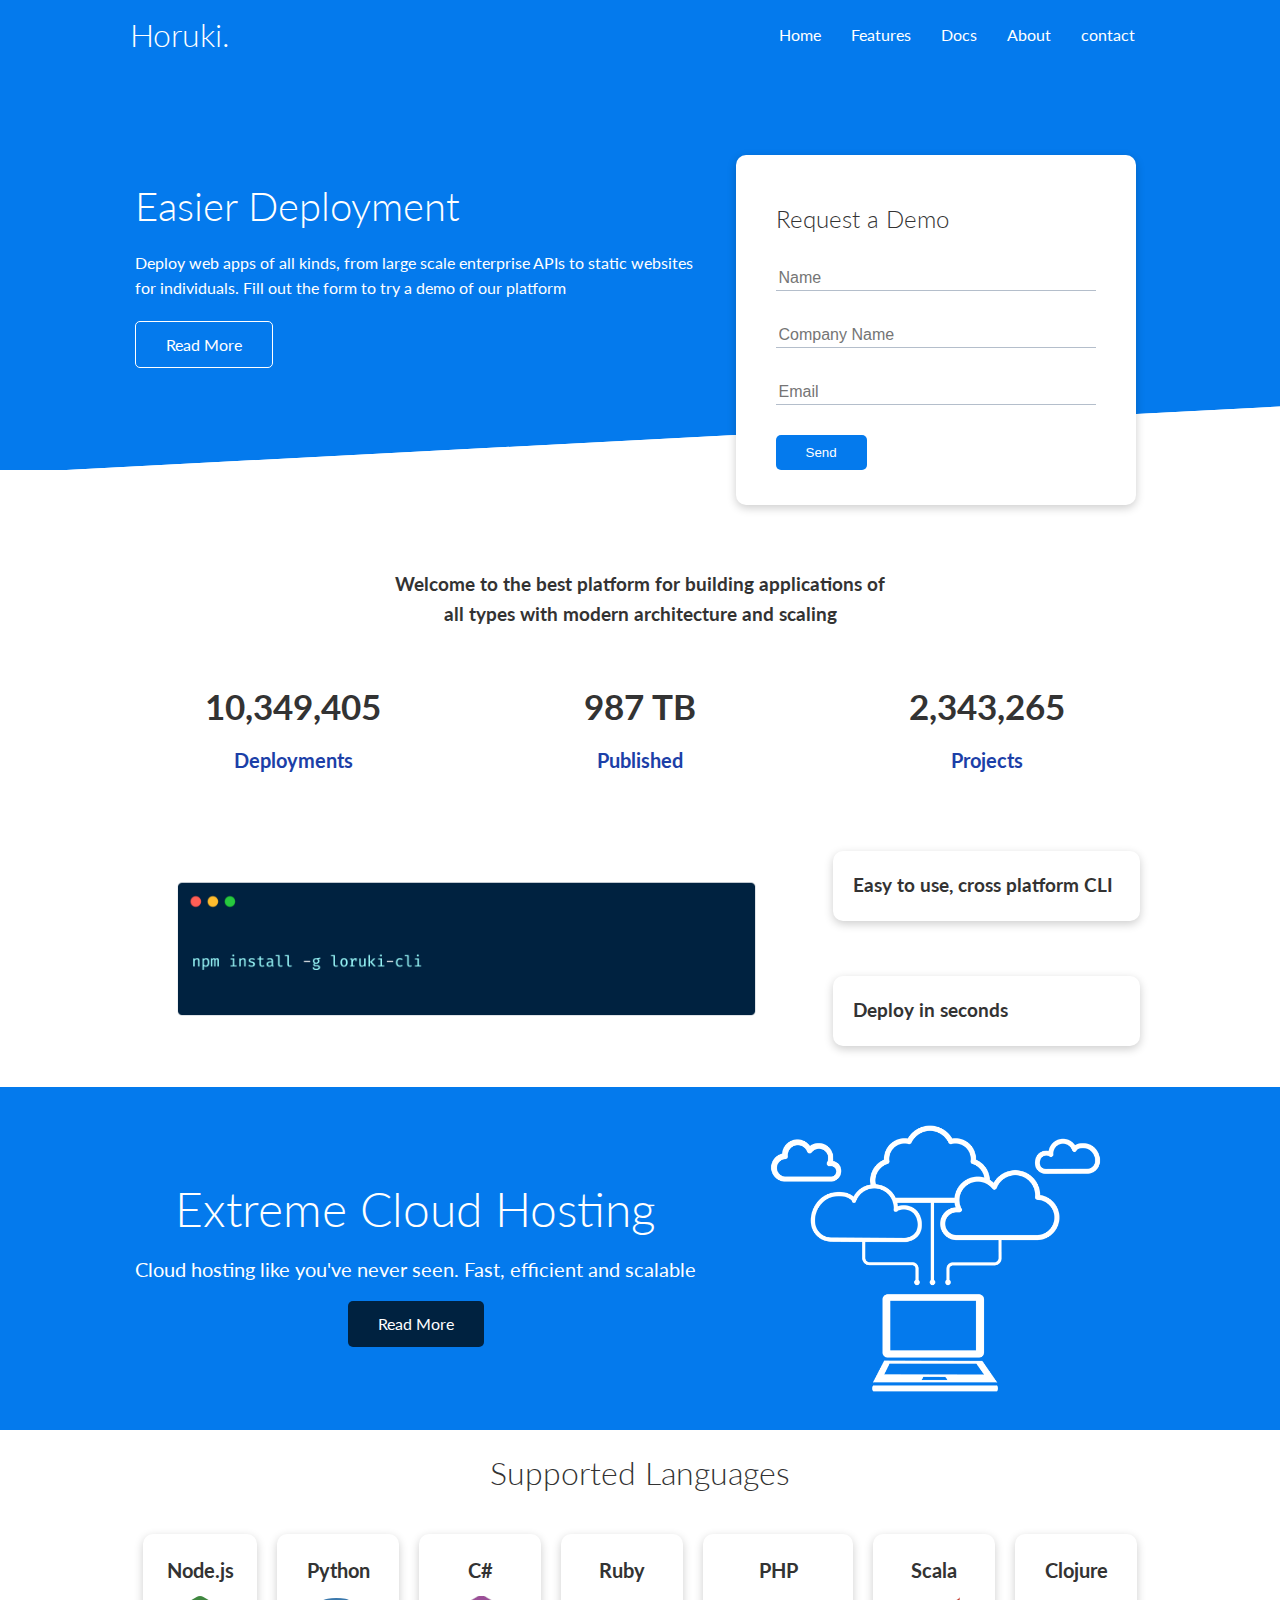
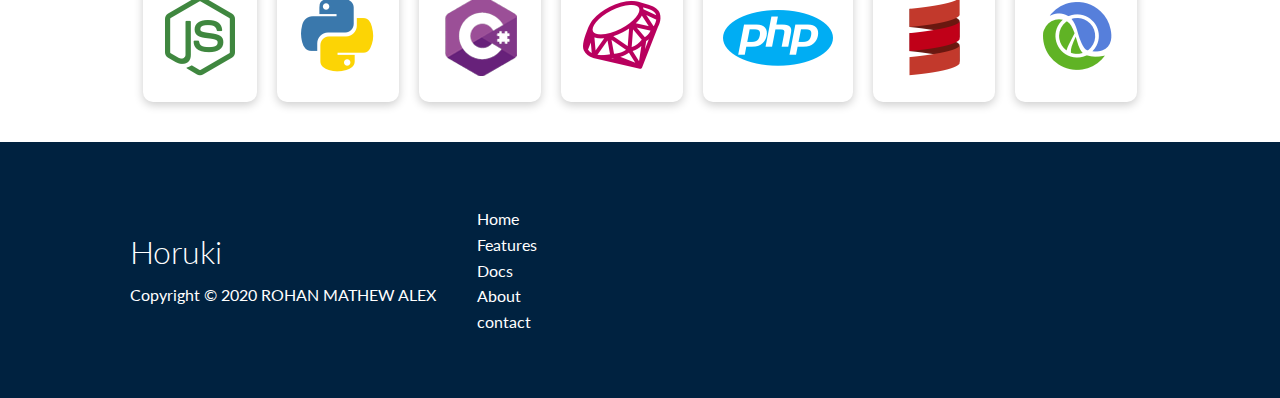
<file: HORUKI-CLOUD-SOLUTION/index.html>
<!DOCTYPE html>
<html lang="en">
<head>
    <meta charset="UTF-8">
    <meta name="viewport" content="width=device-width, initial-scale=1.0">
    <link rel="stylesheet" href="https://cdnjs.cloudflare.com/ajax/libs/font-awesome/5.15.1/css/all.min.css" integrity="sha512-+4zCK9k+qNFUR5X+cKL9EIR+ZOhtIloNl9GIKS57V1MyNsYpYcUrUeQc9vNfzsWfV28IaLL3i96P9sdNyeRssA==" crossorigin="anonymous" />
    <link rel="stylesheet" href="css/utilities.css">
    <link rel="stylesheet" href="css/style.css">
    <title>Horuki | Cloud Hosting For Everyone</title>
</head>
<body>
    <!-- Navbar -->
    <div class="navbar">
        <div class="container flex">
            <h1 class="logo" >Horuki.</h1>
            <nav>
                <ul>
                    <li><a href="index.html">Home</a></li>
                    <li><a href="features.html">Features</a></li>
                    <li><a href="docs.html">Docs</a></li>
                    <li><a href="aboutus.html">About</a></li>
                    <li><a href="contact.html">contact</a></li>
                </ul>
            </nav>
        </div>
    </div>
    
    <!-- Showcase -->
    <section class="showcase">
        <div class="container grid">
            <div class="showcase-text">
                <h1>Easier Deployment</h1>
                <p>Deploy web apps of all kinds, from large scale enterprise APIs to static websites for individuals. Fill out the form to try a demo of our platform</p>
                <a href="features.html" class="btn btn-outline">Read More</a>
            </div>

            <div class="showcase-form card">
                <h2>Request a Demo</h2>
                 <!--  <form name="contact" netlify-honeypot="bot-field" method="POST" data-netlify="true">
                    <input type="hidden" name="form-name" value="contact">
                    <p class="hidden">
                        <label>Don’t fill this out if you're human: <input name="bot-field" /></label>
                      </p>
                    <div class="form-control">
                        <input type="text" name="name" placeholder="Name" required>
                    </div>
                    <div class="form-control">
                        <input type="text" name="company" placeholder="Company Name" required>
                    </div>
                    <div class="form-control">
                        <input type="email" name="email" placeholder="Email" required>
                    </div>
                    <input type="submit" value="Send" class="btn btn-primary">
                </form> -->
                 <form>
                    <div class="form-control">
                        <input type="text" name="name" placeholder="Name" required>
                    </div>
                    <div class="form-control">
                        <input type="text" name="company" placeholder="Company Name" required>
                    </div>
                    <div class="form-control">
                        <input type="email" name="email" placeholder="Email" required>
                    </div>
                    <input type="submit" value="Send" class="btn btn-primary">
                </form>
            </div>
        </div>
    </section>

    <!-- Stats -->
    <section class="stats">
        <div class="container">
            <h3 class="stats-heading text-center my-1">
                Welcome to the best platform for building applications of all types with modern architecture and scaling
            </h3>

            <div class="grid grid-3 text-center my-4">
                <div>
                    <i class="fas fa-server fa-3x"></i>
                    <h3>10,349,405</h3>
                    <p class="text-secondary">Deployments</p>
                </div>
                <div>
                    <i class="fas fa-upload fa-3x"></i>
                    <h3>987 TB</h3>
                    <p class="text-secondary">Published</p>
                </div>
                <div>
                    <i class="fas fa-project-diagram fa-3x"></i>
                    <h3>2,343,265</h3>
                    <p class="text-secondary">Projects</p>
                </div>
            </div>
        </div>
    </section>

    <!-- Cli -->
    <section class="cli">
        <div class="container grid">
            <img src="images/cli.png" alt="">
            <div class="card">
                <h3>Easy to use, cross platform CLI</h3>
            </div>
            <div class="card">
                <h3>Deploy in seconds</h3>
            </div>
        </div>
    </section>

    <!-- Cloud -->
    <section class="cloud bg-primary my-2 py-2">
        <div class="container grid">
            <div class="text-center">
                <h2 class="lg">Extreme Cloud Hosting</h2>
                <p class="lead my-1">Cloud hosting like you've never seen. Fast, efficient and scalable</p>
                <a href="features.html" class="btn btn-dark">Read More</a>
            </div>
            <img src="images/cloud.png" alt="">
        </div>
    </section>

    <!-- Languages -->
    <section class="languages">
        <h2 class="md text-center my-2">
            Supported Languages
        </h2>
        <div class="container flex">
            <div class="card">
                <h4>Node.js</h4>
                <img src="images/logos/node.png" alt="">
            </div>
            <div class="card">
                <h4>Python</h4>
                <img src="images/logos/python.png" alt="">
              </div>
              <div class="card">
                <h4>C#</h4>
                <img src="images/logos/csharp.png" alt="">
              </div>
              <div class="card">
                <h4>Ruby</h4>
                <img src="images/logos/ruby.png" alt="">
              </div>
              <div class="card">
                <h4>PHP</h4>
                <img src="images/logos/php.png" alt="">
              </div>
              <div class="card">
                <h4>Scala</h4>
                <img src="images/logos/scala.png" alt="">
              </div>
              <div class="card">
                <h4>Clojure</h4>
                <img src="images/logos/clojure.png" alt="">
              </div>
        </div>
    </section>

    <!-- Footer -->
    <footer class="footer bg-dark py-5">
        <div class="container grid grid-3">
            <div>
                <h1>Horuki
                </h1>
                <p>Copyright &copy; 2020 ROHAN MATHEW ALEX</p>
            </div>
            <nav>
                <ul>
                    <li><a href="index.html">Home</a></li>
                    <li><a href="features.html">Features</a></li>
                    <li><a href="docs.html">Docs</a></li>
                    <li><a href="aboutus.html">About</a></li>
                    <li><a href="contact.html">contact</a></li>
                </ul>
            </nav>
            <div class="social">
                <a href="#"><i class="fab fa-github fa-2x"></i></a>
                <a href="#"><i class="fab fa-facebook fa-2x"></i></a>
                <a href="#"><i class="fab fa-instagram fa-2x"></i></a>
                <a href="#"><i class="fab fa-twitter fa-2x"></i></a>
            </div>
        </div>
    </footer>
</body>
</html>
</file>
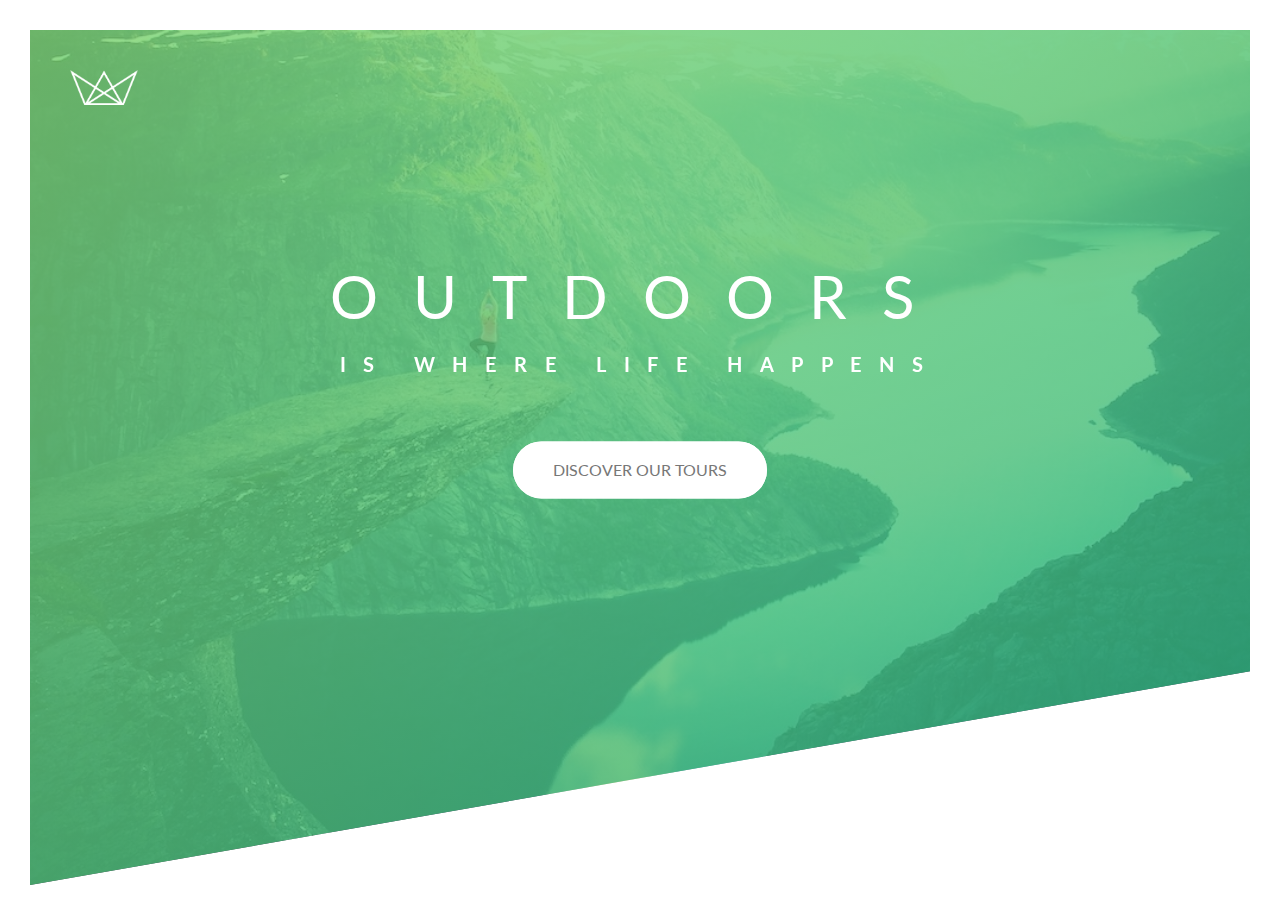
<file: Natours/index.html>
<!DOCTYPE html>
<html lang="en">
<head>
    <meta charset="UTF-8">
    <meta http-equiv="X-UA-Compatible" content="IE=edge">
    <meta name="viewport" content="width=device-width, initial-scale=1.0">

    <link rel="preconnect" href="https://fonts.googleapis.com">
    <link rel="preconnect" href="https://fonts.gstatic.com" crossorigin>
    <link href="https://fonts.googleapis.com/css2?family=Lato:wght@100;300;400;700;900&display=swap" rel="stylesheet">

    <link rel="stylesheet" href="css/style.css">
    <link rel="SHORTCUT ICON" type="image/png" href="img/favicon.png">


    <title>Natours | Exciting tours for adventuors people</title>
</head>
<body>
    <header class="header">
        <div class="logo-box">
            <img src="img/logo-white.png" alt="Logo" class="logo">
        </div>
        <div class="text-box">
            <h1 class="heading-primary">
                <span class="heading-primary-main">Outdoors</span>
                <span class="heading-primary-sub">is where life happens</span>
            </h1>
            <a href="#" class="btn btn-white btn-animated">Discover our tours</a>
        </div>
        
    </header>
    
</body>
</html>
</file>
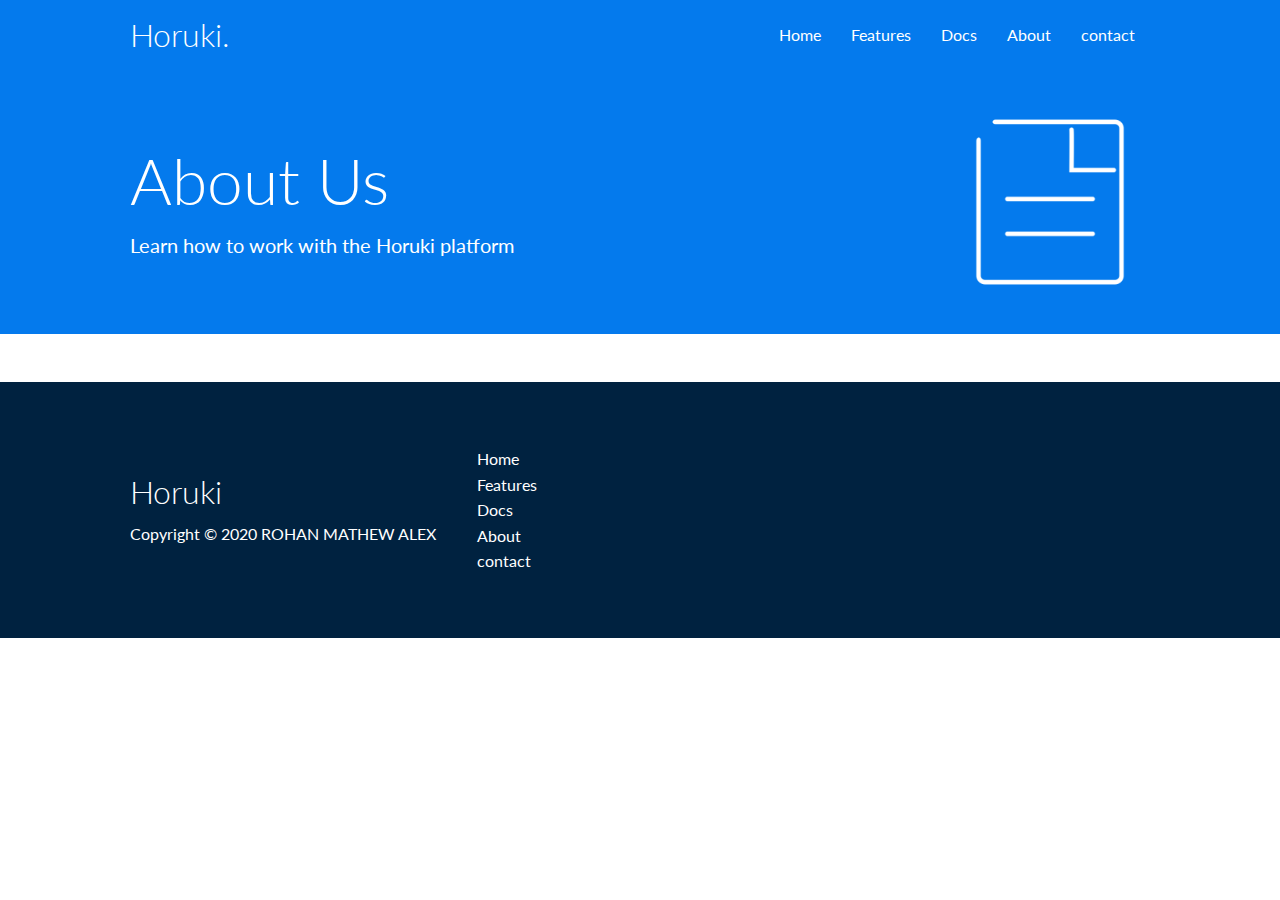
<file: HORUKI-CLOUD-SOLUTION/aboutus.html>
<!DOCTYPE html>
<html lang="en">
<head>
    <meta charset="UTF-8">
    <meta name="viewport" content="width=device-width, initial-scale=1.0">
    <link rel="stylesheet" href="https://cdnjs.cloudflare.com/ajax/libs/font-awesome/5.15.1/css/all.min.css" integrity="sha512-+4zCK9k+qNFUR5X+cKL9EIR+ZOhtIloNl9GIKS57V1MyNsYpYcUrUeQc9vNfzsWfV28IaLL3i96P9sdNyeRssA==" crossorigin="anonymous" />
    <link rel="stylesheet" href="css/utilities.css">
    <link rel="stylesheet" href="css/style.css">
    <title>Horuki | Cloud Hosting For Everyone</title>
</head>
<body>
    <!-- Navbar -->
    <div class="navbar">
        <div class="container flex">
            <h1 class="logo">Horuki.</h1>
            <nav>
                <ul>
                    <li><a href="index.html">Home</a></li>
                    <li><a href="features.html">Features</a></li>
                    <li><a href="docs.html">Docs</a></li>
                    <li><a href="aboutus.html">About</a></li>
                    <li><a href="contact.html">contact</a></li>
                </ul>
            </nav>
        </div>
    </div>

    <!-- Head -->
    <section class="docs-head bg-primary py-3">
        <div class="container grid">
            <div>
                <h1 class="xl">About Us</h1>
                <p class="lead">
                    Learn how to work with the Horuki platform
                </p>
            </div>
            <img src="images/docs.png" alt="">
        </div>
    </section>

    <!-- About main -->
    <section class="docs-main my-4">
         
    </section>
    
    <!-- Footer -->
    <footer class="footer bg-dark py-5">
        <div class="container grid grid-3">
            <div>
                <h1>Horuki
                </h1>
                <p>Copyright &copy; 2020 ROHAN MATHEW ALEX</p>
            </div>
            <nav>
                <ul>
                    <li><a href="index.html">Home</a></li>
                    <li><a href="features.html">Features</a></li>
                    <li><a href="docs.html">Docs</a></li>
                    <li><a href="aboutus.html">About</a></li>
                    <li><a href="contact.html">contact</a></li>
                </ul>
            </nav>
            <div class="social">
                <a href="#"><i class="fab fa-github fa-2x"></i></a>
                <a href="#"><i class="fab fa-facebook fa-2x"></i></a>
                <a href="#"><i class="fab fa-instagram fa-2x"></i></a>
                <a href="#"><i class="fab fa-twitter fa-2x"></i></a>
            </div>
        </div>
    </footer>
</body>
</html>
</file>
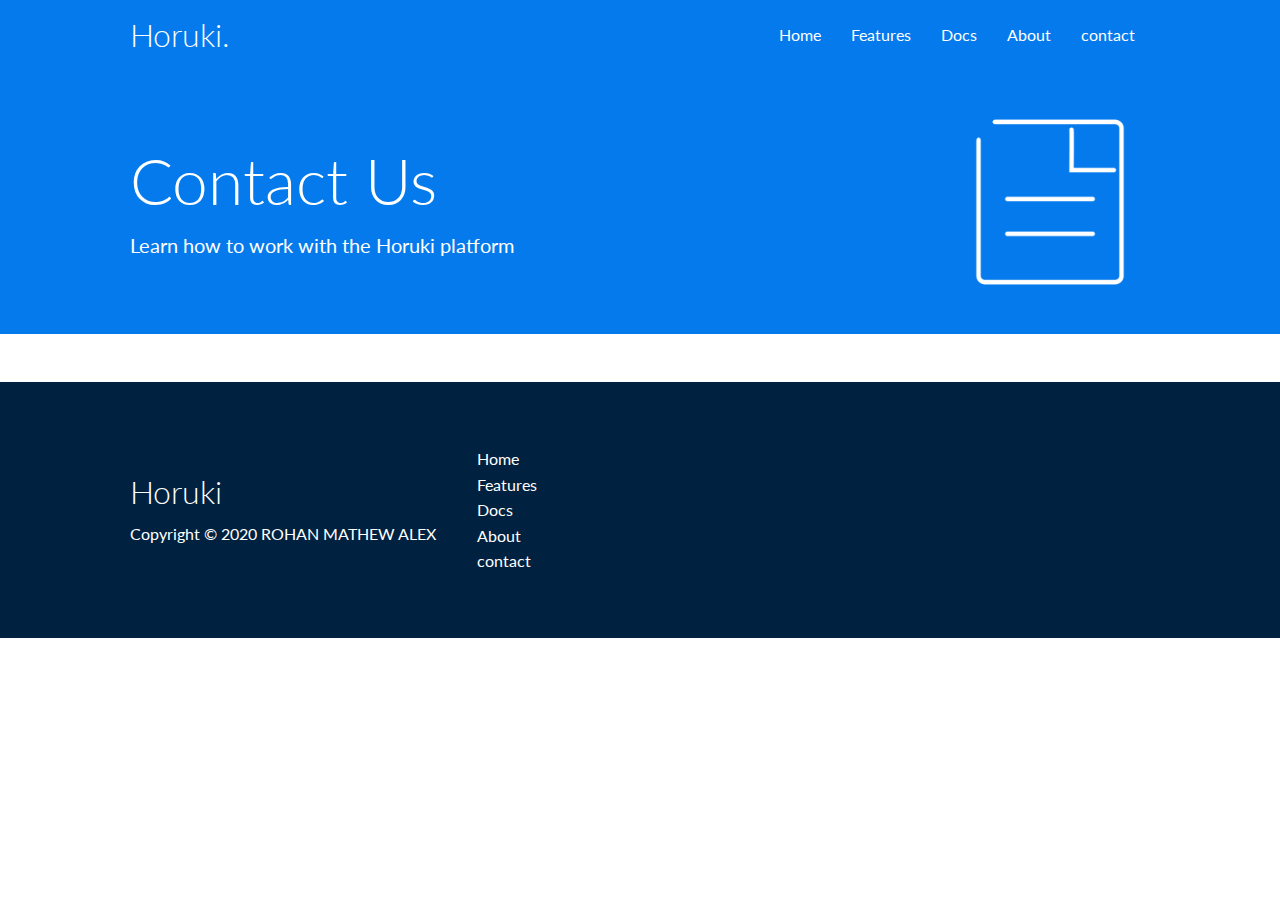
<file: HORUKI-CLOUD-SOLUTION/contact.html>
<!DOCTYPE html>
<html lang="en">
<head>
    <meta charset="UTF-8">
    <meta name="viewport" content="width=device-width, initial-scale=1.0">
    <link rel="stylesheet" href="https://cdnjs.cloudflare.com/ajax/libs/font-awesome/5.15.1/css/all.min.css" integrity="sha512-+4zCK9k+qNFUR5X+cKL9EIR+ZOhtIloNl9GIKS57V1MyNsYpYcUrUeQc9vNfzsWfV28IaLL3i96P9sdNyeRssA==" crossorigin="anonymous" />
    <link rel="stylesheet" href="css/utilities.css">
    <link rel="stylesheet" href="css/style.css">
    <title>Horuki | Cloud Hosting For Everyone</title>
</head>
<body>
    <!-- Navbar -->
    <div class="navbar">
        <div class="container flex">
            <h1 class="logo">Horuki.</h1>
            <nav>
                <ul>
                    <li><a href="index.html">Home</a></li>
                    <li><a href="features.html">Features</a></li>
                    <li><a href="docs.html">Docs</a></li>
                    <li><a href="aboutus.html">About</a></li>
                    <li><a href="contact.html">contact</a></li>
                </ul>
            </nav>
        </div>
    </div>

    <!-- Head -->
    <section class="docs-head bg-primary py-3">
        <div class="container grid">
            <div>
                <h1 class="xl">Contact Us </h1>
                <p class="lead">
                    Learn how to work with the Horuki platform
                </p>
            </div>
            <img src="images/docs.png" alt="">
        </div>
    </section>

    <!-- Docs main -->
    <section class="docs-main my-4">
        
    </section>
    
    <!-- Footer -->
    <footer class="footer bg-dark py-5">
        <div class="container grid grid-3">
            <div>
                <h1>Horuki
                </h1>
                <p>Copyright &copy; 2020 ROHAN MATHEW ALEX</p>
            </div>
            <nav>
                <ul>
                    <li><a href="index.html">Home</a></li>
                    <li><a href="features.html">Features</a></li>
                    <li><a href="docs.html">Docs</a></li>
                    <li><a href="aboutus.html">About</a></li>
                    <li><a href="contact.html">contact</a></li>
                </ul>
            </nav>
            <div class="social">
                <a href="#"><i class="fab fa-github fa-2x"></i></a>
                <a href="#"><i class="fab fa-facebook fa-2x"></i></a>
                <a href="#"><i class="fab fa-instagram fa-2x"></i></a>
                <a href="#"><i class="fab fa-twitter fa-2x"></i></a>
            </div>
        </div>
    </footer>
</body>
</html>
</file>
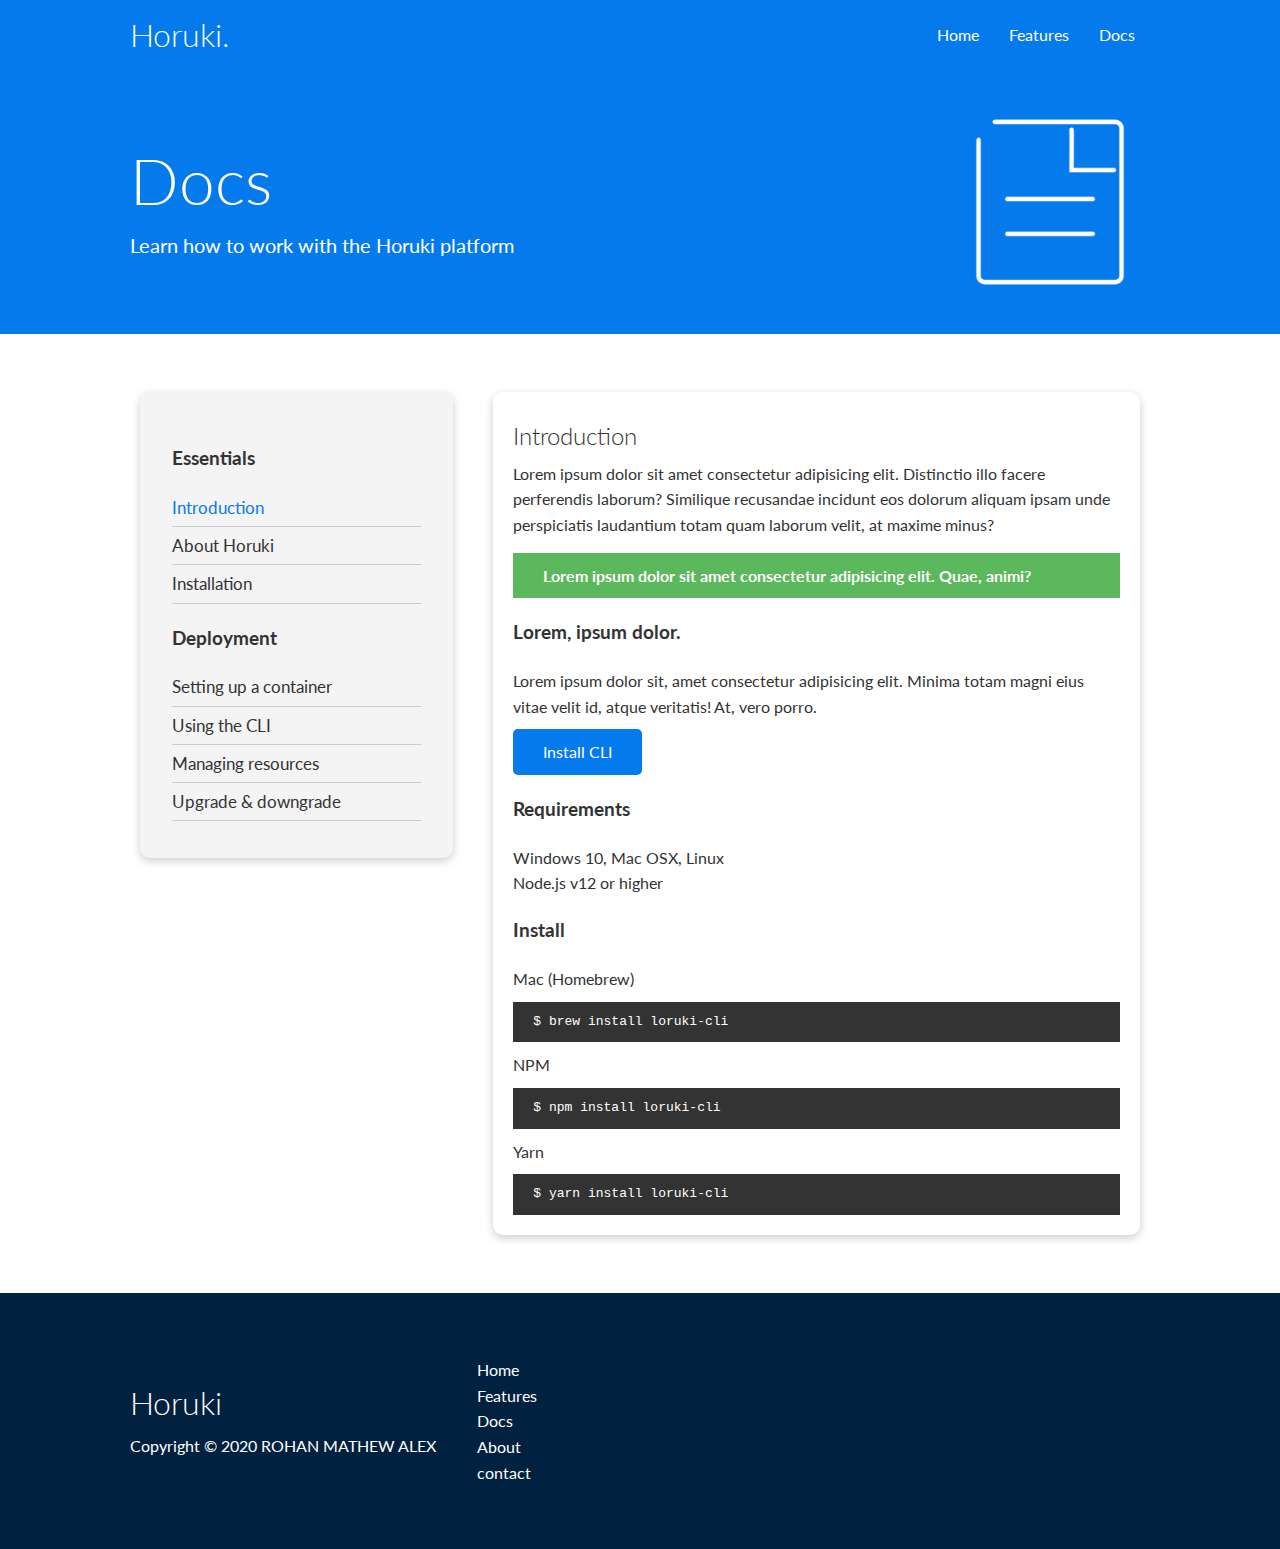
<file: HORUKI-CLOUD-SOLUTION/docs.html>
<!DOCTYPE html>
<html lang="en">
<head>
    <meta charset="UTF-8">
    <meta name="viewport" content="width=device-width, initial-scale=1.0">
    <link rel="stylesheet" href="https://cdnjs.cloudflare.com/ajax/libs/font-awesome/5.15.1/css/all.min.css" integrity="sha512-+4zCK9k+qNFUR5X+cKL9EIR+ZOhtIloNl9GIKS57V1MyNsYpYcUrUeQc9vNfzsWfV28IaLL3i96P9sdNyeRssA==" crossorigin="anonymous" />
    <link rel="stylesheet" href="css/utilities.css">
    <link rel="stylesheet" href="css/style.css">
    <title>Horuki | Cloud Hosting For Everyone</title>
</head>
<body>
    <!-- Navbar -->
    <div class="navbar">
        <div class="container flex">
            <h1 class="logo">Horuki.</h1>
            <nav>
                <ul>
                    <li><a href="index.html">Home</a></li>
                    <li><a href="features.html">Features</a></li>
                    <li><a href="docs.html">Docs</a></li>
                </ul>
            </nav>
        </div>
    </div>

    <!-- Head -->
    <section class="docs-head bg-primary py-3">
        <div class="container grid">
            <div>
                <h1 class="xl">Docs</h1>
                <p class="lead">
                    Learn how to work with the Horuki platform
                </p>
            </div>
            <img src="images/docs.png" alt="">
        </div>
    </section>

    <!-- Docs main -->
    <section class="docs-main my-4">
        <div class="container grid">
            <div class="card bg-light p-3">
                <h3 class="my-2">Essentials</h3>
                <nav>
                    <ul>
                        <li><a class="text-primary" href="#">Introduction</a></li>
                        <li><a href="#">About Horuki</a></li>
                        <li><a href="#">Installation</a></li>
                    </ul>
                </nav>

                <h3 class="my-2">Deployment</h3>
                <nav>
                    <ul>
                        <li><a href="#">Setting up a container</a></li>
							<li><a href="#">Using the CLI</a></li>
							<li><a href="#">Managing resources</a></li>
							<li><a href="#">Upgrade & downgrade</a></li>
                    </ul>
                </nav>
            </div>
            <div class="card">
                <h2>Introduction</h2>
                <p>Lorem ipsum dolor sit amet consectetur adipisicing elit. Distinctio illo facere perferendis laborum? Similique recusandae incidunt eos dolorum aliquam ipsam unde perspiciatis laudantium totam quam laborum velit, at maxime minus?</p>

                <div class="alert alert-success">
                    <i class="fas fa-info"></i> Lorem ipsum dolor sit amet consectetur adipisicing elit. Quae, animi?
                </div>

                <h3>Lorem, ipsum dolor.</h3>
                <p>Lorem ipsum dolor sit, amet consectetur adipisicing elit. Minima totam magni eius vitae velit id, atque veritatis! At, vero porro.</p>
                <a href="#" class="btn btn-primary">Install CLI</a>

                <h3>Requirements</h3>
                <ul>
                    <li>Windows 10, Mac OSX, Linux</li>
                    <li>Node.js v12 or higher</li>
                </ul>

                <h3>Install</h3>
                <p>Mac (Homebrew)</p>
                <pre><code>$ brew install loruki-cli</code></pre>
                <p>NPM</p>
                <pre><code>$ npm install loruki-cli</code></pre>
                <p>Yarn</p>
                <pre><code>$ yarn install loruki-cli</code></pre>

            </div>
        </div>
    </section>
    
    <!-- Footer -->
    <footer class="footer bg-dark py-5">
        <div class="container grid grid-3">
            <div>
                <h1>Horuki
                </h1>
                <p>Copyright &copy; 2020 ROHAN MATHEW ALEX</p>
            </div>
            <nav>
                <ul>
                    <li><a href="index.html">Home</a></li>
                    <li><a href="features.html">Features</a></li>
                    <li><a href="docs.html">Docs</a></li>
                    <li><a href="aboutus.html">About</a></li>
                    <li><a href="contact.html">contact</a></li>
                </ul>
            </nav>
            <div class="social">
                <a href="#"><i class="fab fa-github fa-2x"></i></a>
                <a href="#"><i class="fab fa-facebook fa-2x"></i></a>
                <a href="#"><i class="fab fa-instagram fa-2x"></i></a>
                <a href="#"><i class="fab fa-twitter fa-2x"></i></a>
            </div>
        </div>
    </footer>
</body>
</html>
</file>
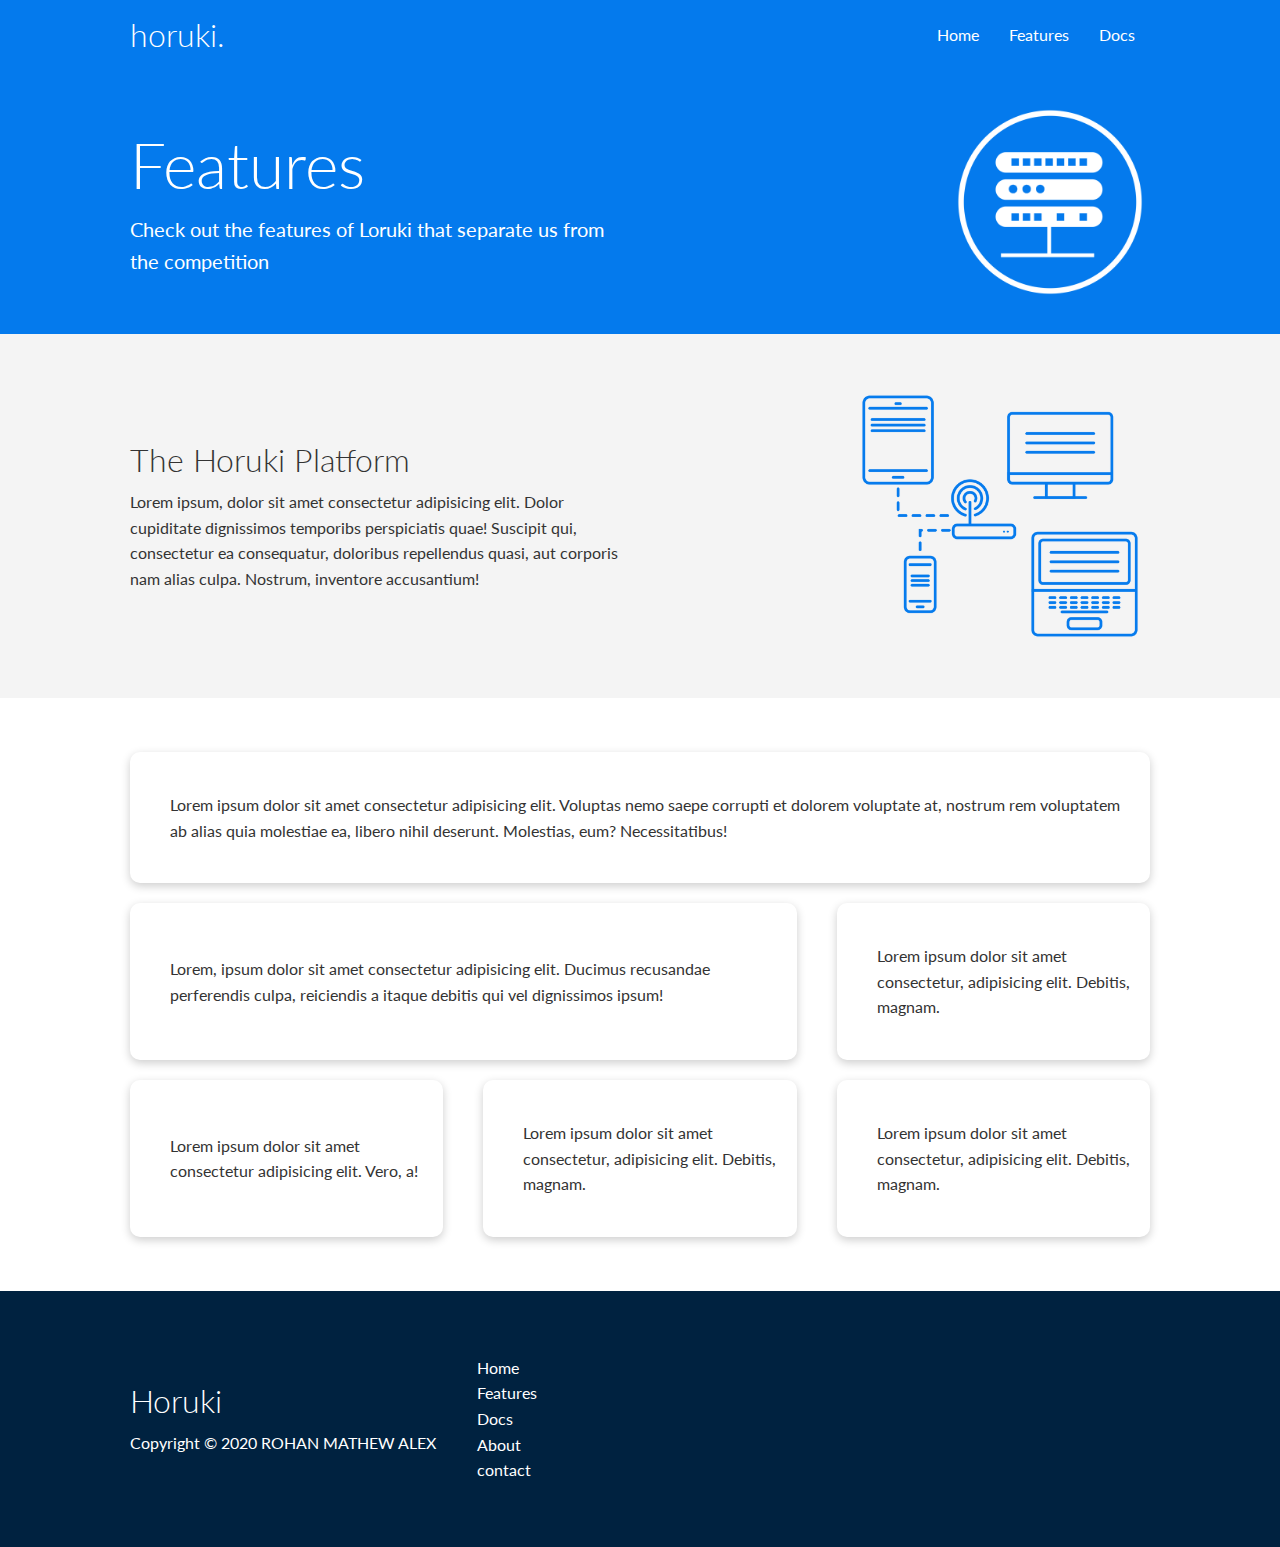
<file: HORUKI-CLOUD-SOLUTION/features.html>
<!DOCTYPE html>
<html lang="en">
<head>
    <meta charset="UTF-8">
    <meta name="viewport" content="width=device-width, initial-scale=1.0">
    <link rel="stylesheet" href="https://cdnjs.cloudflare.com/ajax/libs/font-awesome/5.15.1/css/all.min.css" integrity="sha512-+4zCK9k+qNFUR5X+cKL9EIR+ZOhtIloNl9GIKS57V1MyNsYpYcUrUeQc9vNfzsWfV28IaLL3i96P9sdNyeRssA==" crossorigin="anonymous" />
    <link rel="stylesheet" href="css/utilities.css">
    <link rel="stylesheet" href="css/style.css">
    <title>Horuki | Cloud Hosting For Everyone</title>
</head>
<body>
    <!-- Navbar -->
    <div class="navbar">
        <div class="container flex">
            <h1 class="logo">horuki.</h1>
            <nav>
                <ul>
                    <li><a href="index.html">Home</a></li>
                    <li><a href="features.html">Features</a></li>
                    <li><a href="docs.html">Docs</a></li>
                </ul>
            </nav>
        </div>
    </div>

    <!-- Head -->
    <section class="features-head bg-primary py-3">
        <div class="container grid">
            <div>
                <h1 class="xl">Features</h1>
                <p class="lead">
                    Check out the features of Loruki that separate us from the
					competition
                </p>
            </div>
            <img src="images/server.png" alt="">
        </div>
    </section>

    <!-- Sub head -->
    <section class="features-sub-head bg-light py-3">
        <div class="container grid">
            <div>
                <h1 class="md">The Horuki Platform</h1>
                <p>
                    Lorem ipsum, dolor sit amet consectetur adipisicing elit. Dolor cupiditate dignissimos temporibs perspiciatis quae! Suscipit qui, consectetur ea consequatur, doloribus repellendus quasi, aut corporis nam alias culpa. Nostrum, inventore accusantium!
                </p>
            </div>
            <img src="images/server2.png" alt="">
        </div>
    </section>

    <section class="features-main my-2">
        <div class="container grid grid-3">
            <div class="card flex">
                <i class="fas fa-server fa-3x"></i>
                <p>Lorem ipsum dolor sit amet consectetur adipisicing elit. Voluptas nemo saepe corrupti et dolorem voluptate at, nostrum rem voluptatem ab alias quia molestiae ea, libero nihil deserunt. Molestias, eum? Necessitatibus!</p>
            </div>
            <div class="card flex">
                <i class="fas fa-network-wired fa-3x"></i>
                <p>
                    Lorem, ipsum dolor sit amet consectetur adipisicing elit. Ducimus
                    recusandae perferendis culpa, reiciendis a itaque debitis qui vel
                    dignissimos ipsum!
                </p>
            </div>
            <div class="card flex">
                <i class="fas fa-laptop-code fa-3x"></i>
                <p>
                    Lorem ipsum dolor sit amet consectetur, adipisicing elit. Debitis,
                    magnam.
                </p>
            </div>
            <div class="card flex">
                <i class="fas fa-database fa-3x"></i>
                <p>
                    Lorem ipsum dolor sit amet consectetur adipisicing elit. Vero, a!
                </p>
            </div>
            <div class="card flex">
                <i class="fas fa-power-off fa-3x"></i>
                <p>
                    Lorem ipsum dolor sit amet consectetur, adipisicing elit. Debitis,
                    magnam.
                </p>
            </div>
            <div class="card flex">
                <i class="fas fa-upload fa-3x"></i>
                <p>
                    Lorem ipsum dolor sit amet consectetur, adipisicing elit. Debitis,
                    magnam.
                </p>
            </div>
        </div>
    </section>

    <!-- Footer -->
    <footer class="footer bg-dark py-5">
        <div class="container grid grid-3">
            <div>
                <h1>Horuki
                </h1>
                <p>Copyright &copy; 2020 ROHAN MATHEW ALEX</p>
            </div>
            <nav>
                <ul>
                    <li><a href="index.html">Home</a></li>
                    <li><a href="features.html">Features</a></li>
                    <li><a href="docs.html">Docs</a></li>
                    <li><a href="aboutus.html">About</a></li>
                    <li><a href="contact.html">contact</a></li>
                </ul>
            </nav>
            <div class="social">
                <a href="#"><i class="fab fa-github fa-2x"></i></a>
                <a href="#"><i class="fab fa-facebook fa-2x"></i></a>
                <a href="#"><i class="fab fa-instagram fa-2x"></i></a>
                <a href="#"><i class="fab fa-twitter fa-2x"></i></a>
            </div>
        </div>
    </footer>
</body>
</html>
</file>
<file: HORUKI-CLOUD-SOLUTION/css/utilities.css>
.container {
    max-width: 1100px;
    margin: 0 auto;
    overflow: auto;
    padding: 0 40px;
  }
  
  .card {
    background-color: #fff;
    color: #333;
    border-radius: 10px;
    box-shadow: 0 3px 10px rgba(0, 0, 0, 0.2);
    padding: 20px;
    margin: 10px;
  }
  
  .btn {
    display: inline-block;
    padding: 10px 30px;
    cursor: pointer;
    background: var(--primary-color);
    color: #fff;
    border: none;
    border-radius: 5px;
  }
  
  .btn-outline {
    background-color: transparent;
    border: 1px #fff solid;
  }
  
  .btn:hover {
    transform: scale(0.98);
  }
  
  /* Backgrounds & colored buttons */
  .bg-primary,
  .btn-primary {
    background-color: var(--primary-color);
    color: #fff;
  }
  
  .bg-secondary,
  .btn-secondary {
    background-color: var(--secondary-color);
    color: #fff;
  }
  
  .bg-dark,
  .btn-dark {
    background-color: var(--dark-color);
    color: #fff;
  }
  
  .bg-light,
  .btn-light {
    background-color: var(--light-color);
    color: #333;
  }
  
  .bg-primary a,
  .btn-primary a,
  .bg-secondary a,
  .btn-secondary a,
  .bg-dark a,
  .btn-dark a {
    color: #fff;
  }
  
  /* Text colors */
  .text-primary {
    color: var(--primary-color);
  }
  
  .text-secondary {
    color: var(--secondary-color);
  }
  
  .text-dark {
    color: var(--dark-color);
  }
  
  .text-light {
    color: var(--light-color);
  }
  
  /* Text sizes */
  .lead {
    font-size: 20px;
  }
  
  .sm {
    font-size: 1rem;
  }
  
  .md {
    font-size: 2rem;
  }
  
  .lg {
    font-size: 3rem;
  }
  
  .xl {
    font-size: 4rem;
  }
  
  .text-center {
    text-align: center;
  }
  
  /* Alert */
  .alert {
    background-color: var(--light-color);
    padding: 10px 20px;
    font-weight: bold;
    margin: 15px 0;
  }
  
  .alert i {
    margin-right: 10px;
  }
  
  .alert-success {
    background-color: var(--success-color);
    color: #fff;
  }
  
  .alert-error {
    background-color: var(--error-color);
    color: #fff;
  }
  
  .flex {
    display: flex;
    justify-content: center;
    align-items: center;
    height: 100%;
  }
  
  .grid {
    display: grid;
    grid-template-columns: repeat(2, 1fr);
    gap: 20px;
    justify-content: center;
    align-items: center;
    height: 100%;
  }
  
  .grid-3 {
    grid-template-columns: repeat(3, 1fr);
  }
  
  /* Margin */
  .my-1 {
    margin: 1rem 0;
  }
  
  .my-2 {
    margin: 1.5rem 0;
  }
  
  .my-3 {
    margin: 2rem 0;
  }
  
  .my-4 {
    margin: 3rem 0;
  }
  
  .my-5 {
    margin: 4rem 0;
  }
  
  .m-1 {
    margin: 1rem;
  }
  
  .m-2 {
    margin: 1.5rem;
  }
  
  .m-3 {
    margin: 2rem;
  }
  
  .m-4 {
    margin: 3rem;
  }
  
  .m-5 {
    margin: 4rem;
  }
  
  /* Padding */
  .py-1 {
    padding: 1rem 0;
  }
  
  .py-2 {
    padding: 1.5rem 0;
  }
  
  .py-3 {
    padding: 2rem 0;
  }
  
  .py-4 {
    padding: 3rem 0;
  }
  
  .py-5 {
    padding: 4rem 0;
  }
  
  .p-1 {
    padding: 1rem;
  }
  
  .p-2 {
    padding: 1.5rem;
  }
  
  .p-3 {
    padding: 2rem;
  }
  
  .p-4 {
    padding: 3rem;
  }
  
  .p-5 {
    padding: 4rem;
  }
</file>
<file: HORUKI-CLOUD-SOLUTION/css/style.css>
@import url('https://fonts.googleapis.com/css2?family=Lato:wght@300&display=swap');

:root {
  --primary-color: #047aed;
  --secondary-color: #1c3fa8;
  --dark-color: #002240;
  --light-color: #f4f4f4;
  --success-color: #5cb85c;
  --error-color: #d9534f;
}

* {
  box-sizing: border-box;
  padding: 0;
  margin: 0;
}

body {
  font-family: 'Lato', sans-serif;
  color: #333;
  line-height: 1.6;
}

ul {
  list-style-type: none;
}

a {
  text-decoration: none;
  color: #333;
}

h1,
h2 {
  font-weight: 300;
  line-height: 1.2;
  margin: 10px 0;
}

p {
  margin: 10px 0;
}

img {
  width: 100%;
}

code,
pre {
  background: #333;
  color: #fff;
  padding: 10px;
}

.hidden {
  visibility: hidden;
  height: 0;
}

/* Navbar */
.navbar {
  background-color: var(--primary-color);
  color: #fff;
  height: 70px;
}

.navbar ul {
  display: flex;
}

.navbar a {
  color: #fff;
  padding: 10px;
  margin: 0 5px;
}

.navbar a:hover {
  border-bottom: 2px #fff solid;
}

.navbar .flex {
  justify-content: space-between;
}

/* Showcase */
.showcase {
  height: 400px;
  background-color: var(--primary-color);
  color: #fff;
  position: relative;
}

.showcase h1 {
  font-size: 40px;
}

.showcase p {
  margin: 20px 0;
}

.showcase .grid {
  overflow: visible;
  grid-template-columns: 55% auto;
  gap: 30px;
}

.showcase-text {
  animation: slideInFromLeft 1s ease-in;
}

.showcase-form {
  position: relative;
  top: 60px;
  height: 350px;
  width: 400px;
  padding: 40px;
  z-index: 100;
  justify-self: flex-end;
  animation: slideInFromRight 1s ease-in;
}

.showcase-form .form-control {
  margin: 30px 0;
}

.showcase-form input[type='text'],
.showcase-form input[type='email'] {
  border: 0;
  border-bottom: 1px solid #b4becb;
  width: 100%;
  padding: 3px;
  font-size: 16px;
}

.showcase-form input:focus {
  outline: none;
}

.showcase::before,
.showcase::after {
  content: '';
  position: absolute;
  height: 100px;
  bottom: -70px;
  right: 0;
  left: 0;
  background: #fff;
  transform: skewY(-3deg);
  -webkit-transform: skewY(-3deg);
  -moz-transform: skewY(-3deg);
  -ms-transform: skewY(-3deg);
}

/* Stats */
.stats {
  padding-top: 100px;
  animation: slideInFromBottom 1s ease-in;
}

.stats-heading {
  max-width: 500px;
  margin: auto;
}

.stats .grid h3 {
  font-size: 35px;
}

.stats .grid p {
  font-size: 20px;
  font-weight: bold;
}

/* Cli */
.cli .grid {
  grid-template-columns: repeat(3, 1fr);
  grid-template-rows: repeat(2, 1fr);
}

.cli .grid > *:first-child {
  grid-column: 1 / span 2;
  grid-row: 1 / span 2;
}

/* Cloud */
.cloud .grid {
  grid-template-columns: 4fr 3fr;
}

/* Languages */

.languages .flex {
  flex-wrap: wrap;
}

.languages .card {
  text-align: center;
  margin: 18px 10px 40px;
  transition: transform 0.2s ease-in;
}

.languages .card h4 {
  font-size: 20px;
  margin-bottom: 10px;
}

.languages .card:hover {
  transform: translateY(-15px);
}

/* Features */
.features-head img,
.docs-head img {
  width: 200px;
  justify-self: flex-end;
}

.features-sub-head img {
  width: 300px;
  justify-self: flex-end;
}

.features-main .card > i {
  margin-right: 20px;
}

.features-main .grid {
  padding: 30px;
}

.features-main .grid > *:first-child {
  grid-column: 1 / span 3;
}

.features-main .grid > *:nth-child(2) {
  grid-column: 1 / span 2;
}

/* Docs */
.docs-main h3 {
  margin: 20px 0;
}

.docs-main .grid {
  grid-template-columns: 1fr 2fr;
  align-items: flex-start;
}

.docs-main nav li {
  font-size: 17px;
  padding-bottom: 5px;
  margin-bottom: 5px;
  border-bottom: 1px #ccc solid;
}

.docs-main a:hover {
  font-weight: bold;
}

/* Footer */
.footer .social a {
  margin: 0 10px;
}

.fa-github:hover {
  color: #000000;
}

.fa-facebook:hover {
  color: #1773EA;
}

.fa-instagram:hover {
  color: #B32E87;
}

.fa-twitter:hover {
  color: #1C9CEA;
}

/* Animations */
@keyframes slideInFromLeft {
  0% {
    transform: translateX(-100%);
  }

  100% {
    transform: translateX(0);
  }
}

@keyframes slideInFromRight {
  0% {
    transform: translateX(100%);
  }

  100% {
    transform: translateX(0);
  }
}

@keyframes slideInFromTop {
  0% {
    transform: translateY(-100%);
  }

  100% {
    transform: translateX(0);
  }
}

@keyframes slideInFromBottom {
  0% {
    transform: translateY(100%);
  }

  100% {
    transform: translateX(0);
  }
}

/* Tablets and under */
@media (max-width: 768px) {
  .grid,
  .showcase .grid,
  .stats .grid,
  .cli .grid,
  .cloud .grid,
  .features-main .grid,
  .docs-main .grid {
    grid-template-columns: 1fr;
    grid-template-rows: 1fr;
  }

  .showcase {
    height: auto;
  }

  .showcase-text {
    text-align: center;
    margin-top: 40px;
    animation: slideInFromTop 1s ease-in;
  }

  .showcase-form {
    justify-self: center;
    margin: auto;
    animation: slideInFromBottom 1s ease-in;
  }

  .cli .grid > *:first-child {
    grid-column: 1;
    grid-row: 1;
  }

  .features-head,
  .features-sub-head,
  .docs-head {
    text-align: center;
  }

  .features-head img,
  .features-sub-head img,
  .docs-head img {
    justify-self: center;
  }

  .features-main .grid > *:first-child,
  .features-main .grid > *:nth-child(2) {
    grid-column: 1;
  }
}

/* Mobile */
@media (max-width: 500px) {
  .navbar {
    height: 110px;
  }

  .navbar .flex {
    flex-direction: column;
  }

  .navbar ul {
    padding: 10px;
    background-color: rgba(0, 0, 0, 0.1);
  }
  
  .showcase-form {
    width: 300px;
  }
}
</file>
<file: Natours/css/style.css>
/* 
Colors:
Light green : #7ed56f
medium green: #55c57a
dark green: #28b485
 */
* {
  margin: 0;
  padding: 0;
  box-sizing: border-box;
}
body {
  font-family: "Lato", sans-serif;
  font-weight: 400;
  font-size: 16px;
  line-height: 1.7;
  color: #777;
  padding: 30px;
}
.header {
  height: 95vh;
  background-image: linear-gradient(
      to right bottom,
      rgba(126, 213, 111, 0.8),
      rgba(40, 180, 131, 0.8)
    ),
    url(../img/hero-small.jpg);

  background-size: cover;
  background-position: top;
  clip-path: polygon(0 0, 100% 0, 100% 75%, 0 100%);
  position: relative;
}
.logo-box {
  position: absolute;
  top: 40px;
  left: 40px;
}
.logo {
  height: 35px;
}
.text-box {
  position: absolute;
  top: 40%;
  left: 50%;
  transform: translate(-50%, -50%);
  text-align: center;
}
.heading-primary {
  color: #ffffff;
  text-transform: uppercase;
  /* To hide backpart an element we can use backface-visibilty */
  backface-visibility: hidden;
  margin-bottom: 60px;
}
.heading-primary-main {
  display: block;
  font-size: 60px;
  font-weight: 400;
  letter-spacing: 35px;
  animation-name: moveInLeft;
  animation-duration: 1s;
  animation-timing-function: ease-out;

  /* 
  animation-delay: 3s;
  animation-iteration-count: 3;
   
  */
}
.heading-primary-sub {
  display: block;
  font-size: 20px;
  font-weight: 7s00;
  letter-spacing: 17.4px;
  animation: moveInRight 1s ease-out;
}
@keyframes moveInLeft {
  0% {
    opacity: 0;
    transform: translate(-100px);
  }
  80% {
    transform: translate(10px);
  }
  100% {
    opacity: 1;
    transform: translate(0);
  }
}
@keyframes moveInRight {
  0% {
    opacity: 0;
    transform: translate(100px);
  }
  80% {
    transform: translate(-10px);
  }
  100% {
    opacity: 1;
    transform: translate(0);
  }
}
@keyframes moveInBottom {
  0% {
    opacity: 0;
    transform: translateY(30px)
  }
   
  100% {
    opacity: 1;
    transform: translate(0);
  }
  
}

.btn:link,
.btn:visited {
text-transform: uppercase;
text-decoration: none;
padding: 15px 40px;
display: inline-block;
border-radius: 100px;
transition: all .2s;
position: relative;

}
.btn:hover{
  transform: translateY(-3px);
  box-shadow: 0 10px 20px rgba(0,0,0,.2);
}
.btn:active{
  transform: translateY(-1px);
  box-shadow: 0 5px 10px rgba(0,0,0,.2);
}
.btn-white{
  background-color: #fff;
  color: #777;
}
.btn::after{
  content: "";
  display: inline-block;
  height: 100%;
  width: 100%;
  border-radius: 100px;
  position: absolute;
  top: 0;
  left: 0;
  z-index: -1;
  transition: all .4s;
}
.btn-white::after{
  background-color: #fff;
}
.btn:hover::after{
  transform: scaleX(1.4) scale(1.6);
  opacity: 0;
}
.btn-animated{
  /* you add all animation attributes into singele line . like animation name animation duration,timming function, animatyion delay */
  animation:moveInBottom .5s ease-out .75s; 
  animation-fill-mode: backwards;
}
</file>
